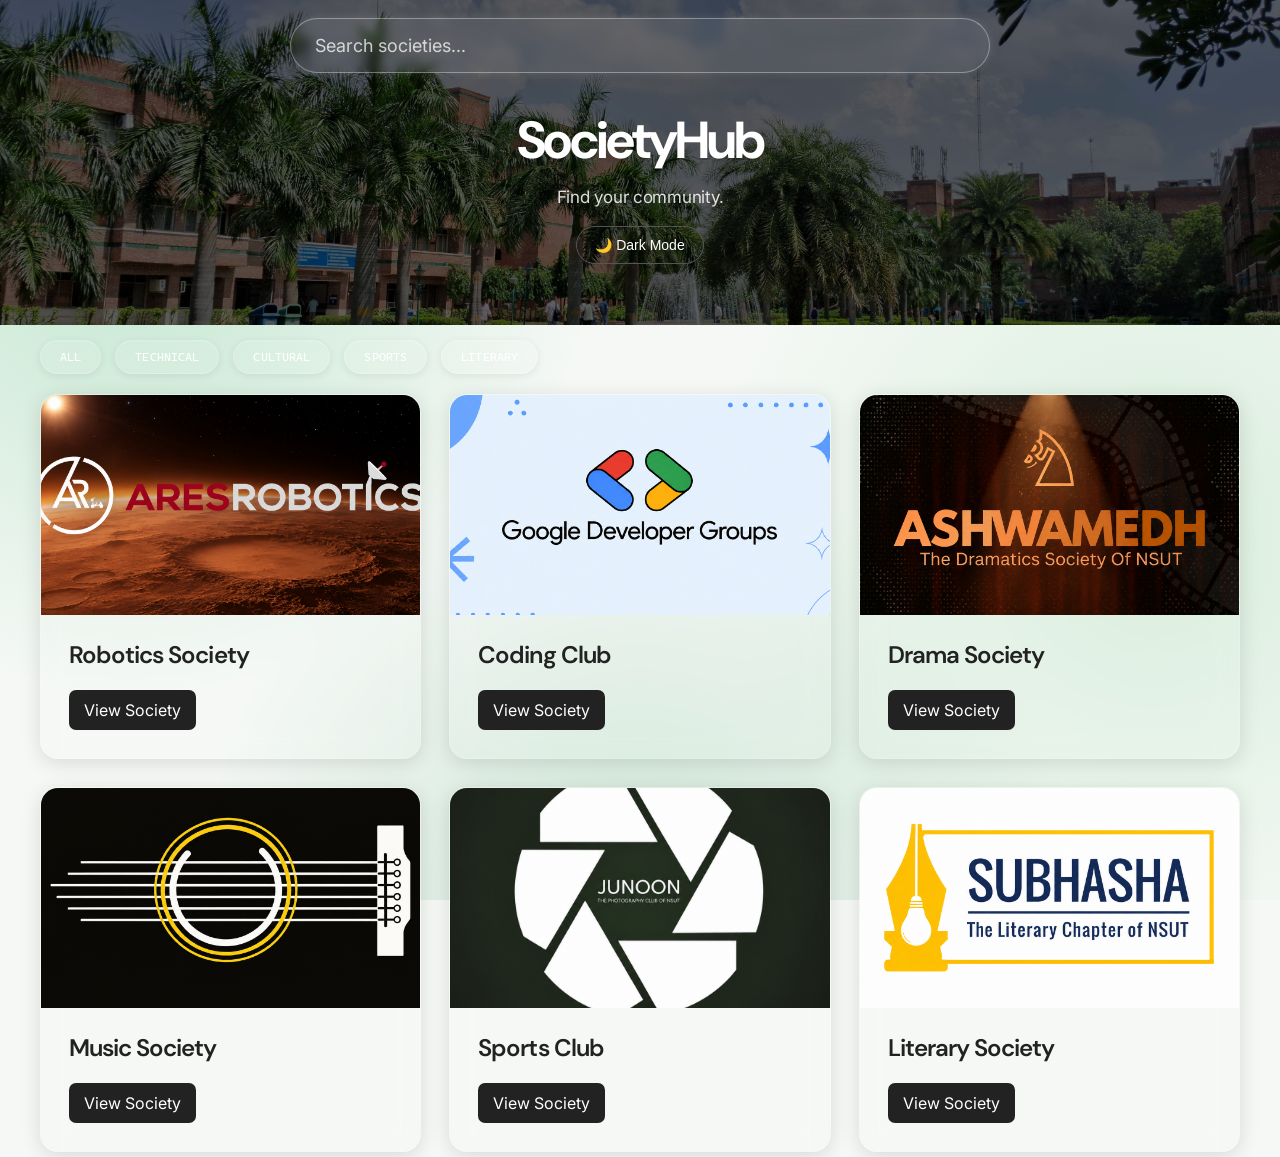
<file: index.html>
<!DOCTYPE html>

<html lang="en">

<head>
    
    <meta charset="UTF-8">
    <meta name="viewport" content="width=device-width, initial-scale=1.0">

    <title>SocietyHub</title>

    <link rel="stylesheet" href="style.css">

    <link href="https://fonts.googleapis.com/css2?family=Cascadia+Code:wght@400;500;600&display=swap" rel="stylesheet">
    <link rel="preconnect" href="https://fonts.googleapis.com">
<link rel="preconnect" href="https://fonts.gstatic.com" crossorigin>
<link href="https://fonts.googleapis.com/css2?family=DM+Sans:wght@500;600;700&family=Inter:wght@400;500&display=swap" rel="stylesheet">
</head>

<body>


    <!-- HEADER / OVERLAY -->
    <header class="hero-overlay">

        <!-- SEARCH -->
        <input 
            type="text" 
            id="search" 
            placeholder="Search societies..."
        >

        <h1>SocietyHub</h1>

        <p>Find your community.</p>

        <button id="theme-toggle">🌙 Dark Mode</button>

    </header>


    <main>

        <section>


            <!-- FILTERS -->

            <div class="filters">

                <button class="filter-btn" onclick="filterSocieties('all')">
                    All
                </button>

                <button class="filter-btn" onclick="filterSocieties('Technical')">
                    Technical
                </button>

                <button class="filter-btn" onclick="filterSocieties('Cultural')">
                    Cultural
                </button>

                <button class="filter-btn" onclick="filterSocieties('Sports')">
                    Sports
                </button>

                <button class="filter-btn" onclick="filterSocieties('Literary')">
                    Literary
                </button>

            </div>


            <!-- SOCIETY CARDS -->

            <div class="society-container">


                <!-- ROBOTICS -->

                <div class="society-card">

                    <div class="society-image">
                        <img src="images/robotics.png" alt="ARES Robotics">
                    </div>

                    <div class="society-content">

                        <h3>Robotics Society</h3>

                        <div class="society-info">
                            <p>Technical</p>
                            <p>Build robots and explore robotics.</p>
                        </div>

                        <a href="society.html?society=robotics">
                            View Society
                        </a>

                    </div>

                </div>


                <!-- CODING -->

                <div class="society-card">

                    <div class="society-image">
                        <img src="images/coding.png" alt="Coding Club">
                    </div>

                    <div class="society-content">

                        <h3>Coding Club</h3>

                        <div class="society-info">
                            <p>Technical</p>
                            <p>Learn, build and compete through code.</p>
                        </div>

                        <a href="society.html?society=coding">
                            View Society
                        </a>

                    </div>

                </div>


                <!-- DRAMA -->

                <div class="society-card">

                    <div class="society-image">
                        <img src="images/dramatics.png" alt="Drama Society">
                    </div>

                    <div class="society-content">

                        <h3>Drama Society</h3>

                        <div class="society-info">
                            <p>Cultural</p>
                            <p>Act, perform and tell stories.</p>
                        </div>

                        <a href="society.html?society=drama">
                            View Society
                        </a>

                    </div>

                </div>


                <!-- MUSIC -->

                <div class="society-card">

                    <div class="society-image">
                        <img src="images/music.png" alt="Music Society">
                    </div>

                    <div class="society-content">

                        <h3>Music Society</h3>

                        <div class="society-info">
                            <p>Cultural</p>
                            <p>Explore music and perform together.</p>
                        </div>

                        <a href="society.html?society=music">
                            View Society
                        </a>

                    </div>

                </div>


                <!-- SPORTS -->

                <div class="society-card">

                    <div class="society-image">
                        <img src="images/photography.png" alt="Sports Club">
                    </div>

                    <div class="society-content">

                        <h3>Sports Club</h3>

                        <div class="society-info">
                            <p>Sports</p>
                            <p>Compete, train and stay active.</p>
                        </div>

                        <a href="society.html?society=sports">
                            View Society
                        </a>

                    </div>

                </div>


                <!-- LITERARY -->

                <div class="society-card">

                    <div class="society-image">
                        <img src="images/literature.png" alt="Literary Society">
                    </div>

                    <div class="society-content">

                        <h3>Literary Society</h3>

                        <div class="society-info">
                            <p>Literary</p>
                            <p>Write, discuss and explore literature.</p>
                        </div>

                        <a href="society.html?society=literary">
                            View Society
                        </a>

                    </div>

                </div>

            </div>


            <!-- EMPTY STATE -->

            <div id="empty-state">

                <h3>No societies found</h3>

                <p>
                    Try searching for a different society or category.
                </p>

            </div>

        </section>

    </main>


    <script src="data.js"></script>
    <script src="script.js"></script>

</body>

</html>
</file>
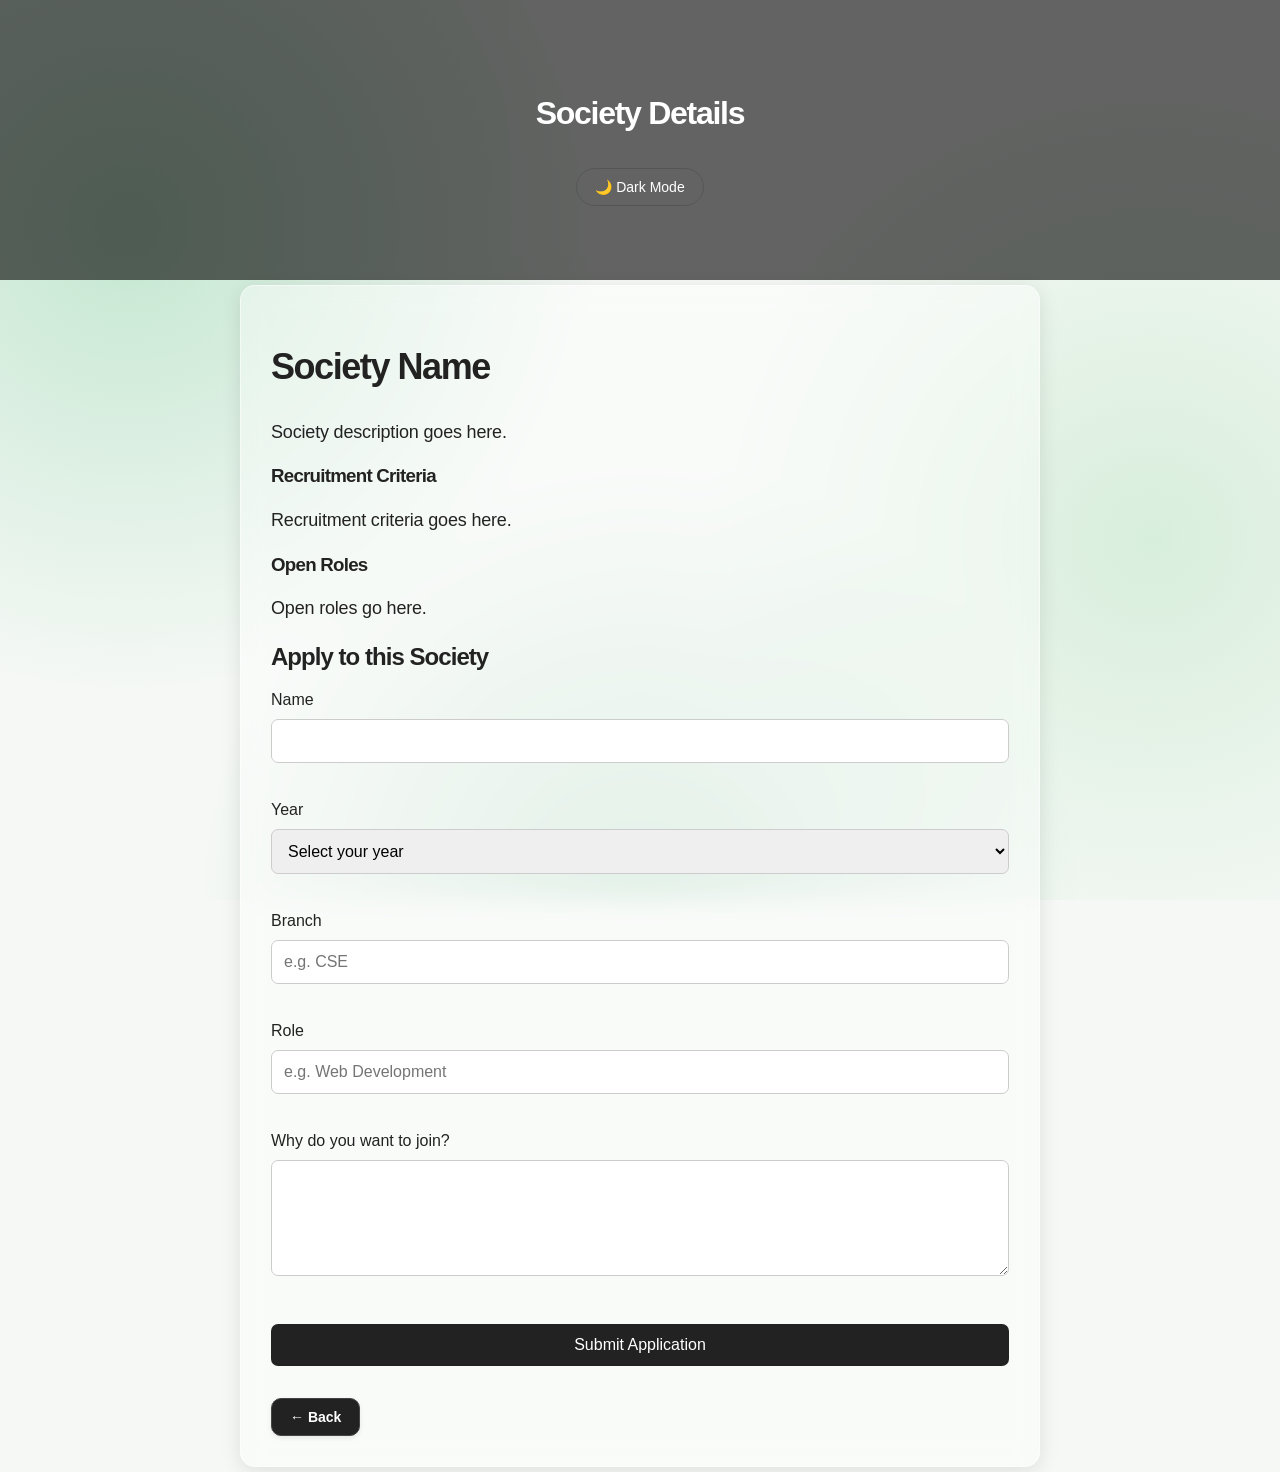
<file: society.html>
<!DOCTYPE html>
<html lang="en">

<head>
    
    <meta charset="UTF-8">
    <meta name="viewport" content="width=device-width, initial-scale=1.0">

    <title>Society Details</title>

    <link rel="stylesheet" href="style.css">
</head>

<body>

    <!-- SOCIETY PHOTO OVERLAY -->
    <header id="society-header" class="society-header">

        <h1>Society Details</h1>

        <button id="theme-toggle">🌙 Dark Mode</button>

    </header>


    <main>

        <div class="detail-box">

            <h2 id="society-name">Society Name</h2>

            <p id="society-description">
                Society description goes here.
            </p>


            <h3>Recruitment Criteria</h3>

            <p id="society-criteria">
                Recruitment criteria goes here.
            </p>


            <h3>Open Roles</h3>

            <p id="society-roles">
                Open roles go here.
            </p>


            <h2>Apply to this Society</h2>


            <form id="apply-form">

                <label for="name">Name</label>

                <input type="text" id="name">

                <small class="error" id="name-error"></small>


                <label for="year">Year</label>

                <select id="year">

                    <option value="">Select your year</option>

                    <option value="1">1st Year</option>
                    <option value="2">2nd Year</option>
                    <option value="3">3rd Year</option>
                    <option value="4">4th Year</option>

                </select>

                <small class="error" id="year-error"></small>


                <label for="branch">Branch</label>

                <input
                    type="text"
                    id="branch"
                    placeholder="e.g. CSE"
                >

                <small class="error" id="branch-error"></small>


                <label for="role">Role</label>

                <input
                    type="text"
                    id="role"
                    placeholder="e.g. Web Development"
                >

                <small class="error" id="role-error"></small>


                <label for="why">Why do you want to join?</label>

                <textarea
                    id="why"
                    rows="5"
                ></textarea>

                <small class="error" id="why-error"></small>


                <button type="submit">
                    Submit Application
                </button>

            </form>


            <p id="confirmation"></p>


            <button onclick="window.history.back()">
                ← Back
            </button>

        </div>

    </main>


    <script src="data.js"></script>
    <script src="script.js"></script>

</body>

</html>
</file>
<file: style.css>
@import url("https://fonts.cdnfonts.com/css/cascadia-code");

/* ============================= */
/* GLOBAL                         */
/* ============================= */

* {
    box-sizing: border-box;
}

body {
    font-family: "Inter", sans-serif;
    margin: 0;
    background-color: #f5f5f5;
    color: #222;

    transition:
        background-color 0.3s ease,
        color 0.3s ease;
}


/* ============================= */
/* HERO / HEADER                  */
/* ============================= */

.hero-overlay {
    height: 325px;
    width: 100%;

    background-image: url("images/background.png");
    background-size: cover;
    background-position: center;
    background-repeat: no-repeat;

    display: flex;
    flex-direction: column;
    align-items: center;
    justify-content: center;

    text-align: center;
    color: white;

    position: relative;
    z-index: 1;
}


/* Dark overlay */

.hero-overlay::before {
    content: "";
    position: absolute;
    inset: 0;

    background: rgba(0, 0, 0, 0.60);

    z-index: -1;
}


/* Hero text */

.hero-overlay h1 {
    margin: 45px 0 10px;
}

.hero-overlay p {
    margin: 0;
}


/* ============================= */
/* SEARCH                         */
/* ============================= */

.hero-overlay #search {
    position: absolute;

    top: 18px;
    left: 50%;
    transform: translateX(-50%);

    width: 700px;
    max-width: 80%;

    padding: 16px 24px;

    background: rgba(255, 255, 255, 0.08);

    border: 1px solid rgba(255, 255, 255, 0.35);
    border-radius: 30px;

    color: white;

    font-family: "Inter", sans-serif;
    font-size: 18px;

    outline: none;

    backdrop-filter: blur(4px);

    box-shadow:
        0 0 8px rgba(255, 255, 255, 0.12);

    transition:
        width 0.3s ease,
        background-color 0.3s ease,
        color 0.3s ease,
        border-color 0.3s ease,
        box-shadow 0.3s ease;
}


/* Placeholder */

.hero-overlay #search::placeholder {
    color: rgba(255, 255, 255, 0.75);
}


/* Search hover */

.hero-overlay #search:hover {
    width: 760px;

    background: rgba(255, 255, 255, 0.95);
    color: #222;

    border-color: white;

    box-shadow:
        0 0 12px rgba(255, 255, 255, 0.20);
}


/* Search focus */

.hero-overlay #search:focus {
    width: 760px;

    background: rgba(255, 255, 255, 0.95);
    color: #222;

    border-color: white;

    box-shadow:
        0 0 12px rgba(255, 255, 255, 0.20);
}


/* Placeholder when hovered/focused */

.hero-overlay #search:hover::placeholder,
.hero-overlay #search:focus::placeholder {
    color: #555;
}


/* ============================= */
/* DARK MODE BUTTON               */
/* ============================= */

#theme-toggle {
    margin-top: 15px;

    padding: 10px 18px;

    border: 1px solid #555;
    border-radius: 20px;

    background: transparent;
    color: white;

    cursor: pointer;
    font-size: 14px;

    transition:
        background-color 0.3s ease,
        color 0.3s ease,
        transform 0.2s ease;
}

#theme-toggle:hover {
    background: white;
    color: #222;
    transform: scale(1.05);
}


/* ============================= */
/* MAIN                           */
/* ============================= */

main {
    padding: 5px 40px;
}


/* ============================= */
/* FILTERS                        */
/* ============================= */

.filters {
    display: flex;
    gap: 14px;
    flex-wrap: wrap;

    margin-top: 10px;
    margin-bottom: 20px;
}


.filter-btn {
    appearance: none;

    border: 1px solid rgba(255, 255, 255, 0.14);
    border-radius: 999px;

    background: rgba(255, 255, 255, 0.045);
    color: white;

    padding: 7px 14px;
    margin: 0;

    font-family: "Cascadia Code", "Cascadia Mono", Consolas, monospace;
    font-size: 12px;
    font-weight: 500;

    text-transform: uppercase;
    letter-spacing: 0.02em;
    white-space: nowrap;

    cursor: pointer;

    backdrop-filter: blur(12px);
    -webkit-backdrop-filter: blur(12px);

    box-shadow:
        inset 0 1px 1px rgba(255, 255, 255, 0.06),
        0 2px 8px rgba(0, 0, 0, 0.06);

    transition:
        background-color 0.3s ease,
        border-color 0.3s ease,
        transform 0.3s ease,
        box-shadow 0.3s ease;
}


.filter-btn:hover {
    background: rgba(255, 255, 255, 0.075);
    color: white;
    border-color: rgba(255, 255, 255, 0.20);

    transform: translateY(-1px);

    box-shadow:
        inset 0 1px 1px rgba(255, 255, 255, 0.08),
        0 4px 12px rgba(0, 0, 0, 0.10);
}


/* ============================= */
/* DARK MODE                      */
/* ============================= */

body.dark .filter-btn {
    background: rgba(255, 255, 255, 0.04);
    color: white;
    border-color: rgba(255, 255, 255, 0.12);
}

body.dark .filter-btn:hover {
    background: rgba(255, 255, 255, 0.065);
    border-color: rgba(255, 255, 255, 0.18);
}

/* ============================= */
/* SOCIETY CARD GRID              */
/* ============================= */

.society-container {
    display: grid;
    grid-template-columns: repeat(3, minmax(0, 1fr));
    gap: 28px;
    margin-top: 0;
}


/* ============================= */
/* GLASS SOCIETY CARDS            */
/* ============================= */

.society-card {
    background: rgba(255, 255, 255, 0.06);

    border: 1px solid rgba(255, 255, 255, 0.16);
    border-radius: 18px;

    overflow: hidden;
    padding: 0;

    backdrop-filter: blur(12px);
    -webkit-backdrop-filter: blur(12px);

    box-shadow:
        0 4px 20px rgba(0, 0, 0, 0.12);

    transition:
        transform 0.3s ease,
        background-color 0.3s ease,
        border-color 0.3s ease,
        box-shadow 0.3s ease;
}


.society-card:hover {
    transform: translateY(-5px);

    background: rgba(255, 255, 255, 0.09);

    border-color: rgba(255, 255, 255, 0.25);

    box-shadow:
        0 10px 30px rgba(0, 0, 0, 0.18);
}

/* ============================= */
/* SOCIETY IMAGE                 */
/* ============================= */

.society-image {
    width: 100%;
    height: 220px;

    overflow: hidden;
}


.society-image img {
    width: 100%;
    height: 100%;

    object-fit: cover;
    display: block;

    transform: scale(1.2);
    filter: blur(0.5px);

    transition:
        transform 0.5s ease,
        filter 0.5s ease;
}


.society-card:hover .society-image img {
    transform: scale(1);
    filter: blur(0);
}


/* ============================= */
/* SOCIETY CONTENT               */
/* ============================= */

.society-content {
    padding: 24px 28px 28px;

    background: transparent;

    transition:
        background-color 0.3s ease,
        color 0.3s ease;
}

.society-content h3 {
    margin: 0;
    font-family: "DM Sans", sans-serif;
    font-size: 24px;
    font-weight: 600;
    letter-spacing: -0.04em;
}


/* Hidden information */

.society-info {
    opacity: 0;
    max-height: 0;

    overflow: hidden;

    transition:
        opacity 0.35s ease,
        max-height 0.35s ease;
}


.society-card:hover .society-info {
    opacity: 1;
    max-height: 150px;
}


.society-info p {
    margin: 14px 0 0;
}


/* ============================= */
/* SOCIETY CARD LINKS             */
/* ============================= */

.society-card a {
    display: inline-block;

    margin-top: 20px;

    padding: 10px 15px;

    background-color: #222;
    color: white;

    text-decoration: none;

    border-radius: 7px;

    transition:
        background-color 0.2s ease,
        color 0.2s ease,
        transform 0.2s ease;
}


.society-card a:hover {
    background-color: #444;
    transform: scale(1.05);
}


/* ============================= */
/* DETAIL PAGE                   */
/* ============================= */

.detail-box {
    background: rgba(255, 255, 255, 0.42);

    padding: 30px;

    border: 1px solid rgba(255, 255, 255, 0.55);
    border-radius: 15px;

    max-width: 800px;

    margin: 0 auto;

    backdrop-filter: blur(12px);
    -webkit-backdrop-filter: blur(12px);

    box-shadow:
        0 4px 20px rgba(0, 0, 0, 0.10);

    transition:
        background-color 0.3s ease,
        color 0.3s ease,
        border-color 0.3s ease,
        box-shadow 0.3s ease;
}

.detail-box:hover {
    background: rgba(255, 255, 255, 0.50);

    border-color: rgba(255, 255, 255, 0.70);

    box-shadow:
        0 8px 25px rgba(0, 0, 0, 0.14);
}


#society-name {
    font-size: 36px;
    margin-bottom: 30px;
}


main p {
    font-size: 18px;
    line-height: 1.6;
}


/* ============================= */
/* FORM                          */
/* ============================= */

form {
    display: flex;
    flex-direction: column;

    gap: 10px;

    margin-top: 20px;
}


form input,
form select,
form textarea {
    padding: 12px;

    border: 1px solid #ccc;
    border-radius: 7px;

    font-size: 16px;
    font-family: "Inter", sans-serif;

    transition:
        background-color 0.3s ease,
        color 0.3s ease,
        border-color 0.3s ease;
}


form input:focus,
form select:focus,
form textarea:focus {
    outline: none;
    border-color: #222;
}


form button {
    margin-top: 10px;

    padding: 12px;

    border: none;
    border-radius: 7px;

    background-color: #222;
    color: white;

    font-size: 16px;

    cursor: pointer;

    transition:
        background-color 0.2s ease,
        transform 0.2s ease;
}


form button:hover {
    background-color: #444;
    transform: scale(1.03);
}


#confirmation {
    margin-top: 20px;
    font-weight: bold;
}


/* ============================= */
/* BACK LINK                     */
/* ============================= */

main a {
    transition:
        background-color 0.2s ease,
        transform 0.2s ease;
}


/* ============================= */
/* VALIDATION                    */
/* ============================= */

.error {
    color: #d64545;
    font-size: 13px;
    min-height: 18px;
}


.input-error {
    border: 1px solid #d64545 !important;
}


/* ============================= */
/* EMPTY STATE                   */
/* ============================= */

#empty-state {
    display: none;

    text-align: center;

    padding: 50px 20px;

    margin-top: 20px;
}


#empty-state h3 {
    margin-bottom: 8px;
    font-size: 24px;
}


#empty-state p {
    color: #777;
    margin: 0;
}


/* ============================= */
/* SOCIETY DETAIL HEADER         */
/* ============================= */

.society-header {
    height: 280px;
    width: 100%;

    background-size: cover;
    background-position: center;
    background-repeat: no-repeat;

    display: flex;
    flex-direction: column;

    align-items: center;
    justify-content: center;

    text-align: center;
    color: white;

    position: relative;
    z-index: 1;

    transition: height 0.4s ease;
}


.society-header::before {
    content: "";

    position: absolute;
    inset: 0;

    background: rgba(0, 0, 0, 0.60);

    z-index: -1;

    transition:
        background 0.4s ease;
}


.society-header:hover {
    height: 310px;
}


.society-header:hover::before {
    background: rgba(0, 0, 0, 0.25);
}


/* ============================= */
/* DARK MODE                     */
/* ============================= */

body.dark {
    background-color: #121212;
    color: #f5f5f5;
}


body.dark .society-card {
    color: #f5f5f5;
}

body.dark .detail-box {
    background-color: #1e1e1e;
    color: #f5f5f5;
}


/* Search in dark mode */

body.dark .hero-overlay #search {
    background: rgba(0, 0, 0, 0.12);

    color: white;

    border-color: rgba(255, 255, 255, 0.30);

    box-shadow:
        0 0 8px rgba(255, 255, 255, 0.10);
}


body.dark .hero-overlay #search::placeholder {
    color: rgba(255, 255, 255, 0.70);
}


/* Search hover/focus in dark mode */

body.dark .hero-overlay #search:hover,
body.dark .hero-overlay #search:focus {
    width: 760px;

    background: rgba(0, 0, 0, 0.95);

    color: white;

    border-color: rgba(255, 255, 255, 0.8);

    box-shadow:
        0 0 12px rgba(255, 255, 255, 0.18);
}


body.dark .hero-overlay #search:hover::placeholder,
body.dark .hero-overlay #search:focus::placeholder {
    color: #bbb;
}


/* Dark mode filters */

body.dark .filter-btn {
    color: white;
}

body.dark .filter-btn:hover {
    color: white;
}


/* Dark mode forms */

body.dark form input,
body.dark form select,
body.dark form textarea {
    background-color: #1e1e1e;
    color: white;
    border-color: #555;
}


/* Dark mode society links */

body.dark .society-card a {
    background-color: #d1d1d1 !important;
    color: #222 !important;

    border: 1px solid #d1d1d1;
}


body.dark .society-card a:hover {
    background-color: #bdbdbd !important;
    color: #222 !important;
}


/* Dark empty state */

body.dark #empty-state p {
    color: #aaa;
}


/* ============================= */
/* MOBILE                        */
/* ============================= */

@media (max-width: 700px) {

    main {
        padding: 20px;
    }


    .hero-overlay {
        height: 330px;
    }


    .hero-overlay #search {
        width: 85%;
        max-width: none;

        top: 18px;

        padding: 14px 20px;

        font-size: 16px;
    }


    .hero-overlay #search:hover,
    .hero-overlay #search:focus {
        width: 92%;
    }


    body.dark .hero-overlay #search:hover,
    body.dark .hero-overlay #search:focus {
        width: 92%;
    }


    .hero-overlay h1 {
        margin-top: 55px;
        font-size: 32px;
    }


    .hero-overlay p {
        font-size: 16px;
    }


    .society-container {
        grid-template-columns: 1fr;
    }


    .filters {
        gap: 8px;
    }


    .filter-btn {
        padding: 7px 12px;
        font-size: 11px;
    }


    .society-image {
        height: 200px;
    }


    #society-name {
        font-size: 30px;
    }

}


/* ============================= */
/* HERO HOVER EXPANSION           */
/* ============================= */

.hero-overlay {
    height: 325px;

    transition: height 0.4s ease;
}

.hero-overlay:hover {
    height: 355px;
}


/* ============================= */
/* PAGE TRANSITIONS               */
/* ============================= */

html {
    background: white;
}

html:has(body.dark) {
    background: #121212;
}

#page-transition {
    position: fixed;
    inset: 0;

    background: white;

    z-index: 99999;

    /* IMPORTANT: allows buttons/links underneath to be clicked */
    pointer-events: none;

    opacity: 1;

    transition: opacity 0.4s ease;
}

body.dark #page-transition {
    background: #121212;
}

#page-transition.hide {
    opacity: 0;
}

/* ============================= */
/* APPLICATION FORM HOVER EFFECTS */
/* ============================= */

/* Form input boxes */

form input:hover,
form select:hover,
form textarea:hover {
    transform: scale(1.02);
    filter: brightness(1.08);
}


/* Keep the effect while using a field */

form input:focus,
form select:focus,
form textarea:focus {
    transform: scale(1.02);
    filter: brightness(1.08);
    outline: none;
}


/* Slower transition for form fields */

form input,
form select,
form textarea {
    transition:
        background-color 0.3s ease,
        color 0.3s ease,
        border-color 0.3s ease,
        transform 0.3s ease,
        filter 0.3s ease;
}


/* Submit Application */

form button {
    transition:
        background-color 0.3s ease,
        transform 0.3s ease,
        filter 0.3s ease;
}

form button:hover {
    background-color: #444;
    transform: scale(1.05);
    filter: brightness(1.15);
}

/* ============================= */
/* SMALL BACK BUTTON              */
/* ============================= */

main > button,
main button:not(form button) {
    appearance: none !important;

    display: inline-flex !important;
    align-items: center !important;
    justify-content: center !important;

    padding: 10px 18px !important;
    margin-top: 12px !important;

    background: #222 !important;
    color: white !important;

    border: 1px solid #444 !important;
    border-radius: 10px !important;

    font-family: Arial, sans-serif !important;
    font-size: 14px !important;
    font-weight: 600 !important;

    cursor: pointer !important;

    box-shadow: 0 2px 5px rgba(0, 0, 0, 0.08) !important;

    transition:
        transform 0.35s ease,
        background-color 0.35s ease,
        box-shadow 0.35s ease !important;
}


/* Hover */

main > button:hover,
main button:not(form button):hover {
    background: #333 !important;

    transform: scale(1.1) translateY(-1px) !important;

    box-shadow: 0 3px 7px rgba(0, 0, 0, 0.12) !important;
}


/* Dark mode */

body.dark main > button,
body.dark main button:not(form button) {
    background: #1e1e1e !important;
    color: white !important;
    border-color: #444 !important;
}

body.dark main > button:hover,
body.dark main button:not(form button):hover {
    background: #292929 !important;
    box-shadow: 0 3px 7px rgba(255, 255, 255, 0.06) !important;
}

body {
    background:
        radial-gradient(
            circle at 10% 25%,
            rgba(50, 180, 100, 0.25),
            transparent 35%
        ),
        radial-gradient(
            circle at 90% 60%,
            rgba(100, 200, 120, 0.20),
            transparent 35%
        ),
        radial-gradient(
            circle at 50% 100%,
            rgba(30, 150, 80, 0.18),
            transparent 40%
        ),
        #f5f8f5;

    background-attachment: fixed;
}

body.dark {
    background:
        radial-gradient(
            circle at 10% 25%,
            rgba(40, 160, 80, 0.25),
            transparent 35%
        ),
        radial-gradient(
            circle at 90% 60%,
            rgba(80, 190, 100, 0.18),
            transparent 35%
        ),
        radial-gradient(
            circle at 50% 100%,
            rgba(30, 130, 70, 0.15),
            transparent 40%
        ),
        #101510;

    background-attachment: fixed;
}

/* ============================= */
/* SOCIETY COLOR THEMES           */
/* ============================= */

/* ROBOTICS — RED + PURPLE */

body.theme-robotics {
    background:
        radial-gradient(
            circle at 15% 25%,
            rgba(255, 60, 60, 0.25),
            transparent 35%
        ),
        radial-gradient(
            circle at 85% 60%,
            rgba(150, 60, 255, 0.25),
            transparent 35%
        ),
        #f7f5f8;
}


/* CODING — LIGHT SKY BLUE */

body.theme-coding {
    background:
        radial-gradient(
            circle at 15% 25%,
            rgba(100, 200, 255, 0.28),
            transparent 35%
        ),
        radial-gradient(
            circle at 85% 60%,
            rgba(80, 170, 240, 0.22),
            transparent 35%
        ),
        #f3f9fc;
}


/* LITERATURE — YELLOW */

body.theme-literary {
    background:
        radial-gradient(
            circle at 15% 25%,
            rgba(255, 210, 60, 0.28),
            transparent 35%
        ),
        radial-gradient(
            circle at 85% 60%,
            rgba(255, 190, 40, 0.20),
            transparent 35%
        ),
        #faf9f2;
}


/* PHOTOGRAPHY — GREEN */

body.theme-sports {
    background:
        radial-gradient(
            circle at 15% 25%,
            rgba(60, 190, 100, 0.25),
            transparent 35%
        ),
        radial-gradient(
            circle at 85% 60%,
            rgba(100, 210, 120, 0.20),
            transparent 35%
        ),
        #f4f9f5;
}


/* DRAMATICS — ORANGE */

body.theme-drama {
    background:
        radial-gradient(
            circle at 15% 25%,
            rgba(255, 140, 40, 0.28),
            transparent 35%
        ),
        radial-gradient(
            circle at 85% 60%,
            rgba(255, 100, 30, 0.20),
            transparent 35%
        ),
        #faf6f1;
}


/* MUSIC — GREY */

body.theme-music {
    background:
        radial-gradient(
            circle at 15% 25%,
            rgba(130, 130, 130, 0.25),
            transparent 35%
        ),
        radial-gradient(
            circle at 85% 60%,
            rgba(170, 170, 170, 0.20),
            transparent 35%
        ),
        #f5f5f5;
}

/* ============================= */
/* SOCIETY THEMES — DARK MODE     */
/* ============================= */

body.dark.theme-robotics {
    background:
        radial-gradient(
            circle at 15% 25%,
            rgba(255, 60, 60, 0.18),
            transparent 35%
        ),
        radial-gradient(
            circle at 85% 60%,
            rgba(150, 60, 255, 0.18),
            transparent 35%
        ),
        #121212;
}

body.dark.theme-coding {
    background:
        radial-gradient(
            circle at 15% 25%,
            rgba(100, 200, 255, 0.18),
            transparent 35%
        ),
        radial-gradient(
            circle at 85% 60%,
            rgba(80, 170, 240, 0.14),
            transparent 35%
        ),
        #121212;
}

body.dark.theme-literary {
    background:
        radial-gradient(
            circle at 15% 25%,
            rgba(255, 210, 60, 0.18),
            transparent 35%
        ),
        radial-gradient(
            circle at 85% 60%,
            rgba(255, 190, 40, 0.14),
            transparent 35%
        ),
        #121212;
}

body.dark.theme-sports {
    background:
        radial-gradient(
            circle at 15% 25%,
            rgba(60, 190, 100, 0.18),
            transparent 35%
        ),
        radial-gradient(
            circle at 85% 60%,
            rgba(100, 210, 120, 0.14),
            transparent 35%
        ),
        #121212;
}

body.dark.theme-drama {
    background:
        radial-gradient(
            circle at 15% 25%,
            rgba(255, 140, 40, 0.18),
            transparent 35%
        ),
        radial-gradient(
            circle at 85% 60%,
            rgba(255, 100, 30, 0.14),
            transparent 35%
        ),
        #121212;
}

body.dark.theme-music {
    background:
        radial-gradient(
            circle at 15% 25%,
            rgba(150, 150, 150, 0.16),
            transparent 35%
        ),
        radial-gradient(
            circle at 85% 60%,
            rgba(190, 190, 190, 0.12),
            transparent 35%
        ),
        #121212;
}

h1,
h2,
h3,
#society-name {
    font-family: "DM Sans", sans-serif;
    font-weight: 600;
    letter-spacing: -0.04em;
}

.hero-overlay p,
.society-info p,
.detail-box p {
    font-family: "Inter", sans-serif;
    font-weight: 400;
    letter-spacing: -0.01em;
    line-height: 1.6;
}

.hero-overlay h1 {
    font-family: "DM Sans", sans-serif;
    font-size: 52px;
    font-weight: 700;
    letter-spacing: -0.055em;
}

.hero-overlay p {
    font-family: "Inter", sans-serif;
    font-size: 17px;
    font-weight: 400;
    letter-spacing: -0.015em;
    opacity: 0.85;
}

body.dark .society-card {
    background: rgba(255, 255, 255, 0.055);

    border: 1px solid rgba(255, 255, 255, 0.14);

    box-shadow:
        0 4px 20px rgba(0, 0, 0, 0.25);
}

body.dark .society-card:hover {
    background: rgba(255, 255, 255, 0.08);

    border-color: rgba(255, 255, 255, 0.22);

    box-shadow:
        0 10px 30px rgba(0, 0, 0, 0.35);
}

/* Glass detail card in dark mode */
body.dark .detail-box {
    background: rgba(255, 255, 255, 0.055);

    border: 1px solid rgba(255, 255, 255, 0.14);

    backdrop-filter: blur(12px);
    -webkit-backdrop-filter: blur(12px);

    box-shadow:
        0 4px 20px rgba(0, 0, 0, 0.25);
}

body.dark .detail-box:hover {
    background: rgba(255, 255, 255, 0.08);

    border-color: rgba(255, 255, 255, 0.22);

    box-shadow:
        0 8px 25px rgba(0, 0, 0, 0.30);
}


/* ============================= */
/* CATEGORY GLASS PILL            */
/* ============================= */

.society-info p:first-child {
    display: inline-block;

    margin: 12px 0 0;
    padding: 5px 12px;

    background: rgba(0, 0, 0, 0.22);
    border: 1px solid rgba(255, 255, 255, 0.12);

    border-radius: 999px;

    backdrop-filter: blur(8px);
    -webkit-backdrop-filter: blur(8px);

    font-family: "Cascadia Code", monospace;
    font-size: 12px;
    font-weight: 500;

    line-height: 1.2;
    white-space: nowrap;

    text-transform: uppercase;

    transition:
        background-color 0.3s ease,
        border-color 0.3s ease;
}


/* Hover */

.society-card:hover .society-info p:first-child {
    background: rgba(0, 0, 0, 0.28);
    border-color: rgba(255, 255, 255, 0.16);
}


/* Dark mode */

body.dark .society-info p:first-child {
    background: rgba(0, 0, 0, 0.28);
    border-color: rgba(255, 255, 255, 0.10);
}

body.dark .society-card:hover .society-info p:first-child {
    background: rgba(0, 0, 0, 0.34);
    border-color: rgba(255, 255, 255, 0.14);
}


/* ========================================================= */
/* FINAL FILTER PILL OVERRIDE                                */
/* ========================================================= */

.filters .filter-btn {
    appearance: none !important;

    padding: 9px 19px !important;
    margin: 0 !important;

    background: rgba(255, 255, 255, 0.07) !important;
    color: rgba(255, 255, 255, 0.92) !important;

    border: 1px solid rgba(255, 255, 255, 0.20) !important;
    border-radius: 999px !important;

    font-family: "Cascadia Code", monospace !important;
    font-size: 12px !important;
    font-weight: 400 !important;

    text-transform: uppercase !important;
    letter-spacing: 0.01em !important;
    white-space: nowrap !important;

    backdrop-filter: blur(14px) !important;
    -webkit-backdrop-filter: blur(14px) !important;

    box-shadow:
        inset 0 1px 1px rgba(255, 255, 255, 0.08),
        0 2px 8px rgba(0, 0, 0, 0.08) !important;

    transform: none !important;

    transition:
        background-color 0.3s ease,
        border-color 0.3s ease,
        transform 0.3s ease,
        box-shadow 0.3s ease !important;
}

.filters .filter-btn:hover {
    background: rgba(255, 255, 255, 0.11) !important;
    border-color: rgba(255, 255, 255, 0.27) !important;
    color: white !important;

    transform: translateY(-1px) !important;

    box-shadow:
        inset 0 1px 1px rgba(255, 255, 255, 0.10),
        0 4px 12px rgba(0, 0, 0, 0.10) !important;
}

body.dark .filters .filter-btn {
    background: rgba(255, 255, 255, 0.055) !important;
    border-color: rgba(255, 255, 255, 0.16) !important;
    color: rgba(255, 255, 255, 0.92) !important;
}

body.dark .filters .filter-btn:hover {
    background: rgba(255, 255, 255, 0.085) !important;
    border-color: rgba(255, 255, 255, 0.22) !important;
}
</file>
